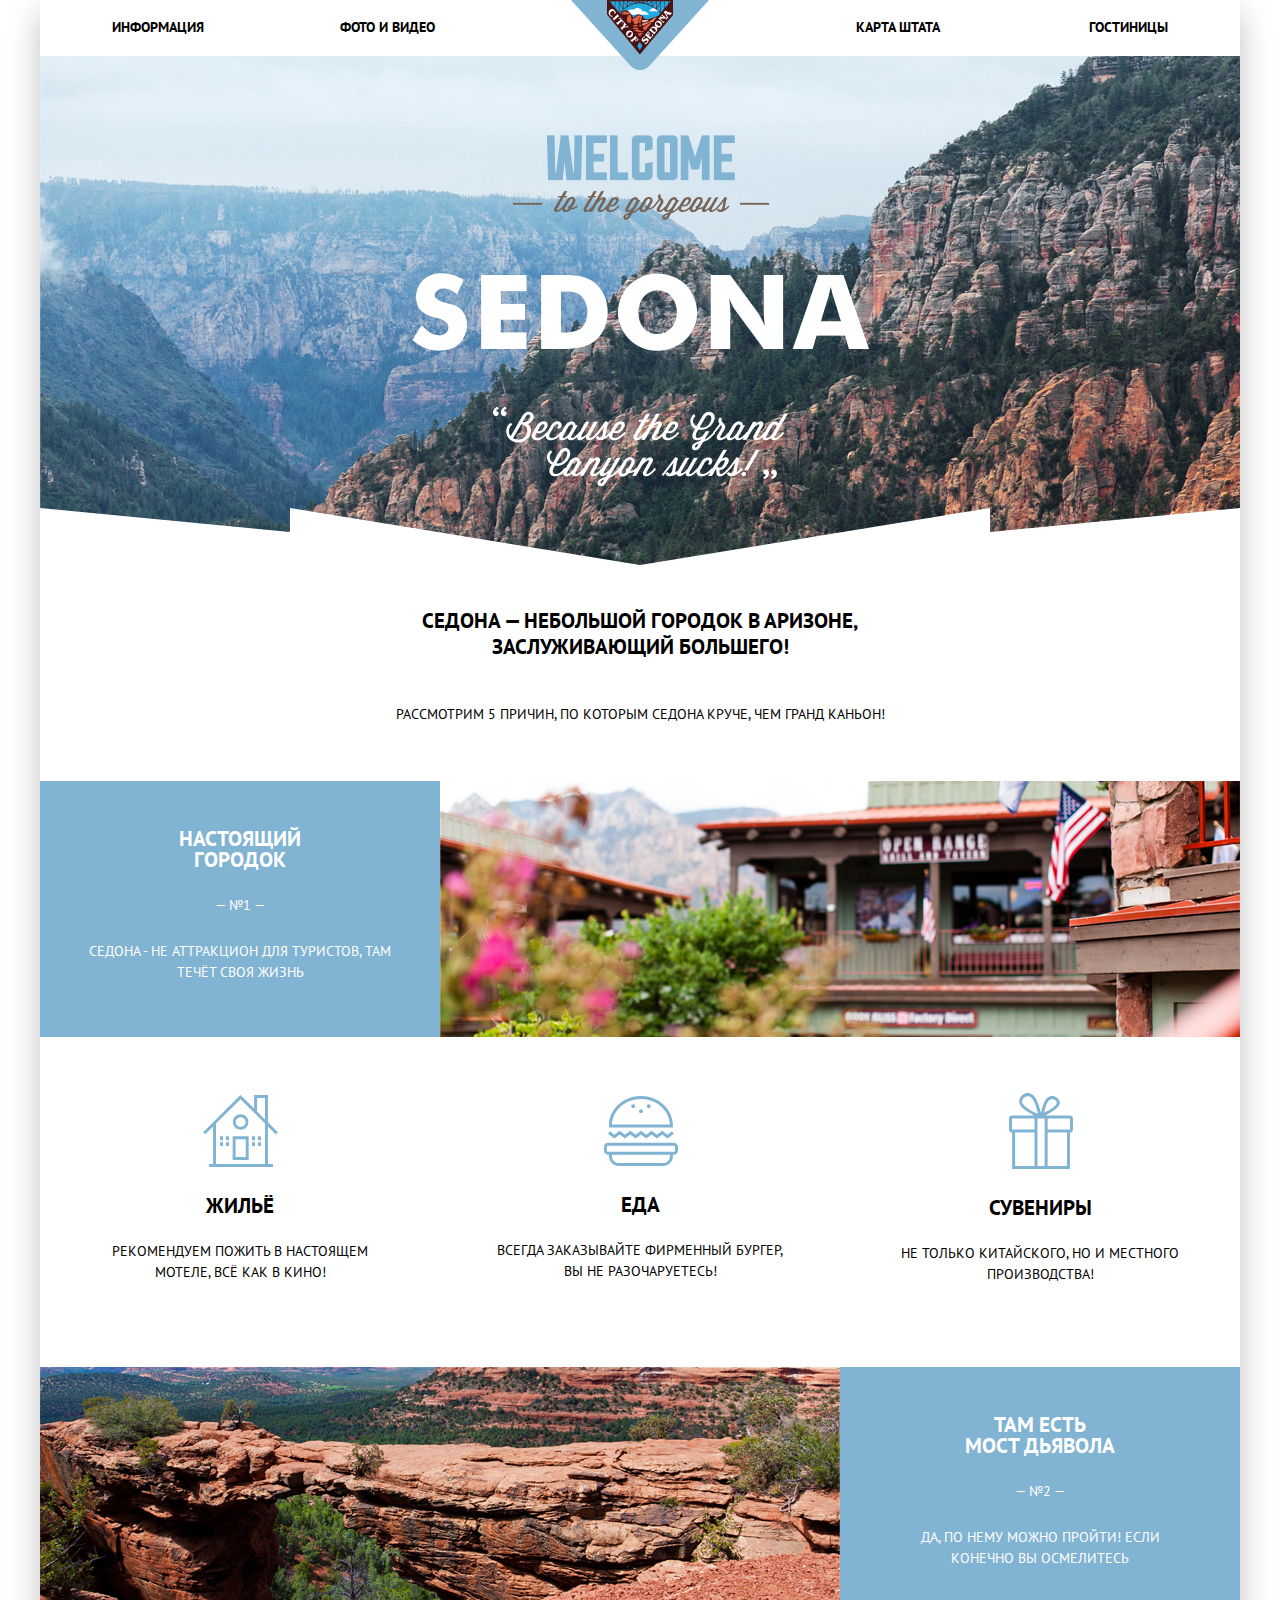
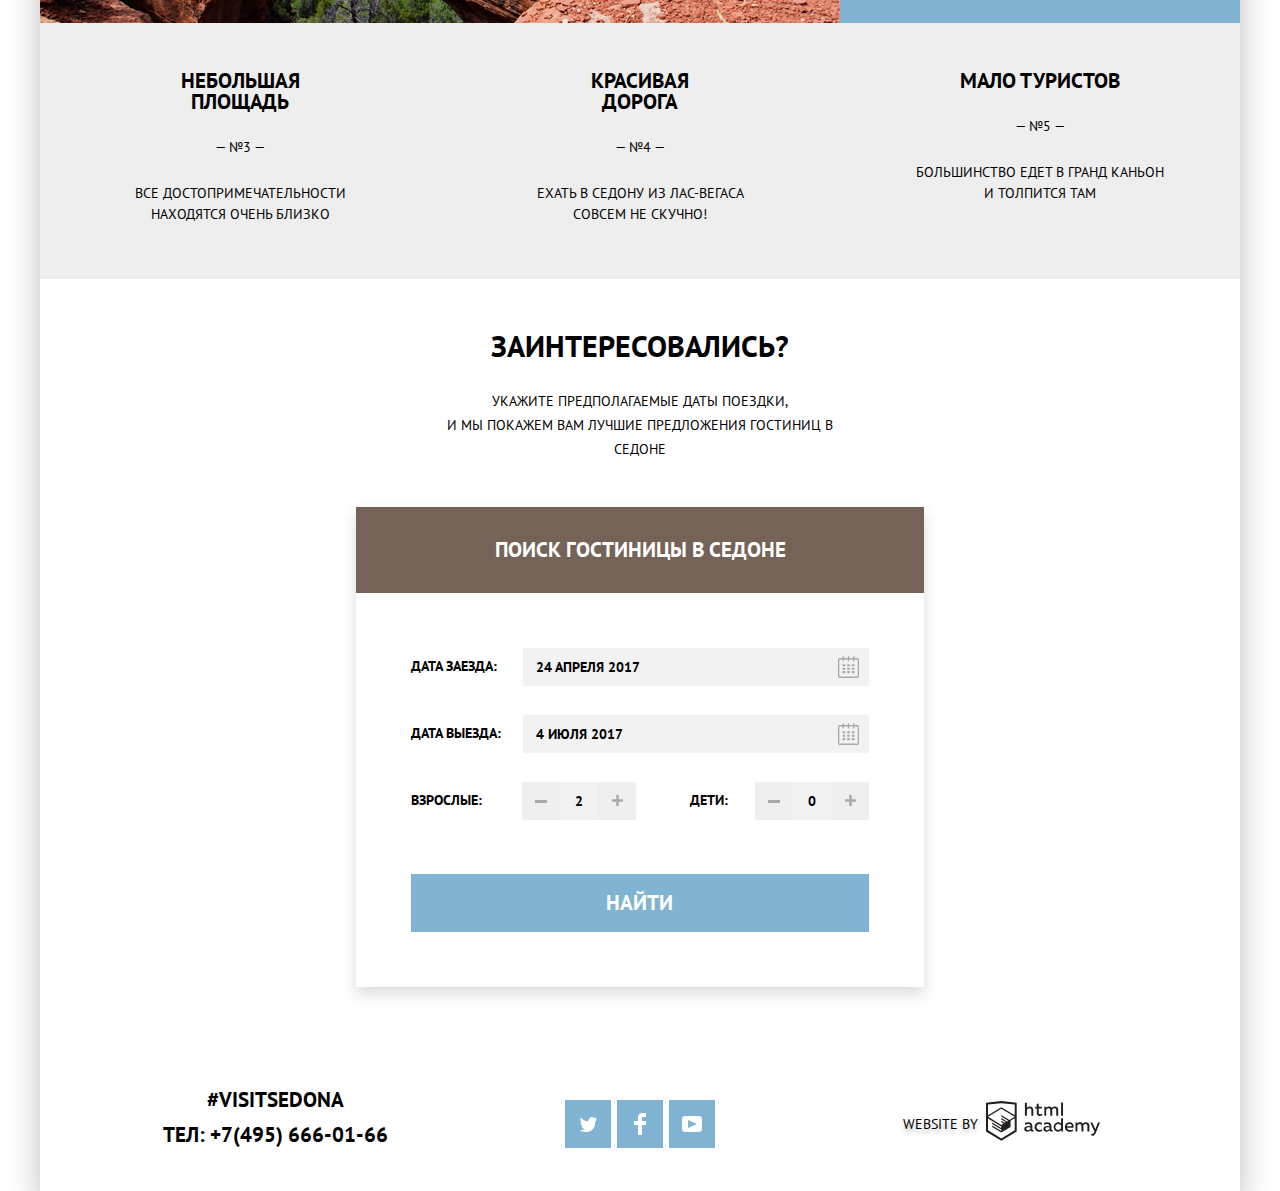
<file: index.html>
<!DOCTYPE html>
<html class="page" lang="ru">
   <head>
      <meta charset="utf-8">
      <title>HTML Academy: Седона</title>
      <link href="https://fonts.googleapis.com/css2?family=PT+Sans:wght@400;700&display=swap" rel="stylesheet">
      <link href="css/normalize.css" rel="stylesheet">
      <link href="css/style.min.css" rel="stylesheet">
   </head>
   <body class="page-body">
      <div class="page-body-wrapper">
         <header class="main-header">
            <nav class="main-navigation">
               <a href="#" class="main-header-logo" aria-label="Логотип туристического города Седона">
               <img src="img/logo.svg" width="138" height="70" alt="Логотип туристического города Седона">
               </a>
               <ul class="site-navigation">
                  <li class="site-navigation-item site-navigation-item-left"> <a href="#"> Информация </a></li>
                  <li class="site-navigation-item site-navigation-item-left"> <a href="#"> Фото и видео </a></li>
                  <li class="site-navigation-item site-navigation-item-right"> <a href="#"> Карта штата </a></li>
                  <li class="site-navigation-item site-navigation-item-right"> <a href="hotels.html"> Гостиницы </a></li>
               </ul>
            </nav>
         </header>
         <main class="page-index container">
            <h1 class="visually-hidden"> Туристический город Седона </h1>
            <section class="image">
               <h2 class="visually-hidden"> Баннер г. Седона </h2>
            </section>
            <section class="subtitle">
               <h2 class="subtitle-title"> Седона &mdash; небольшой городок в Аризоне, заслуживающий большего! </h2>
               <p>Рассмотрим 5 причин, по которым Седона круче, чем Гранд каньон!</p>
            </section>
            <section class="features">
               <h3 class="visually-hidden"> Что есть в Седоне? </h3>
               <ul class="features-list">
                  <li class="feature-item">
                     <div class="feature-item-one">
                        <div class="feature-item-one-content">
                           <h3 class="section-title"> Настоящий городок </h3>
                           <p class="number">&#8212; №1 &#8212;</p>
                           <p>Седона - не аттракцион для туристов, там течёт своя жизнь</p>
                        </div>
                        <img class="feature-item-one-photo" src="img/realcity.jpg" width="800" height="256" alt="Фотография г. Седона">
                     </div>
                     <ul class="tourism-list">
                        <li class="tourism-item">
                           <h3 class="section-title section-title-house"> Жильё </h3>
                           <p>Рекомендуем пожить в настоящем мотеле, всё как в кино!</p>
                        </li>
                        <li class="tourism-item">
                           <h3 class="section-title section-title-food"> Еда </h3>
                           <p>Всегда заказывайте фирменный бургер, Вы не разочаруетесь!</p>
                        </li>
                        <li class="tourism-item">
                           <h3 class="section-title section-title-souvenirs"> Сувениры</h3>
                           <p>Не только китайского, но и местного производства!</p>
                        </li>
                     </ul>
                  </li>
                  <li class="feature-item">
                     <div class="feature-item-two">
                        <div class="feature-item-two-content">
                           <h3 class="section-title"> Там есть <br> мост Дьявола </h3>
                           <p>&#8212; №2 &#8212;</p>
                           <p>Да, по нему можно пройти! Если конечно Вы осмелитесь </p>
                        </div>
                        <img class="feature-item-two-photo" src="img/devilbridge.jpg" width="800" height="256" alt="Фотография моста Дьявола"> 
                     </div>
                  </li>
               </ul>
               <ul class="feature-item-content">
                  <li class="feature-item">
                     <h3 class="section-title">Небольшая площадь</h3>
                     <p>&#8212; №3 &#8212;</p>
                     <p>Все достопримечательности находятся очень близко </p>
                  </li>
                  <li class="feature-item">
                     <h3 class="section-title">Красивая дорога</h3>
                     <p>&#8212; №4 &#8212;</p>
                     <p>Ехать в Седону из Лас-Вегаса совсем не скучно!</p>
                  </li>
                  <li class="feature-item">
                     <h3 class="section-title"> Мало туристов </h3>
                     <p>&#8212; №5 &#8212;</p>
                     <p>Большинство едет в Гранд каньон<br> и толпится там</p>
                  </li>
               </ul>
            </section>
            <section class="application">
               <h2 class="application-title"> Заинтересовались?</h2>
               <p> Укажите предполагаемые даты поездки, <br> и мы покажем Вам лучшие предложения гостиниц в Седоне </p>
            </section>
            <section class="modal-application">
               <div class="modal-application-box">
                  <button class="button modal-application-button">Поиск гостиницы в Седоне</button>
                  <div class="modal-application-search">
                     <form class="appointment-form" action="https://echo.htmlacademy.ru" method="post">
                        <div class="figure-days">
                           <label for="check-in-date">Дата заезда:</label>
                           <div class="window-metrics">
                              <input id="check-in-date" type="text" name="date" value="24 апреля 2017"> 
                              <a class="calendar" href="#" aria-label="Иконка Календарь">
                                 <svg width="21" height="23" viewBox="0 0 21 23" fill="none" xmlns="http://www.w3.org/2000/svg">
                                    <path fill-rule="evenodd" clip-rule="evenodd" d="M16.406 3.02498H19.251C20.217 3.02498 21 3.84698 21 4.86198V21.164C21 22.179 20.217 23 19.251 23H1.75C0.784 23 0 22.179 0 21.164V4.86198C0 3.84698 0.784 3.02498 1.75 3.02498H4.593V1.64798C4.593 1.26698 4.887 0.958984 5.25 0.958984C5.612 0.958984 5.906 1.26698 5.906 1.64798V3.02498H9.844V1.64798C9.844 1.26698 10.138 0.958984 10.501 0.958984C10.862 0.958984 11.156 1.26698 11.156 1.64798V3.02498H15.094V1.64798C15.094 1.26698 15.387 0.958984 15.75 0.958984C16.112 0.958984 16.406 1.26698 16.406 1.64798V3.02498ZM19.5646 21.484C19.6466 21.3979 19.691 21.2828 19.688 21.164H19.689V4.86198C19.689 4.60898 19.493 4.40298 19.252 4.40298H16.407V5.78098C16.407 6.16198 16.113 6.46998 15.751 6.46998C15.388 6.46998 15.095 6.16198 15.095 5.78098V4.40298H11.157V5.78098C11.157 6.16198 10.863 6.46998 10.502 6.46998C10.139 6.46998 9.845 6.16198 9.845 5.78098V4.40298H5.907V5.78098C5.907 6.16198 5.613 6.46998 5.251 6.46998C4.888 6.46998 4.594 6.16198 4.594 5.78098V4.40298H1.75C1.50263 4.40953 1.30696 4.61458 1.312 4.86198V21.164C1.30696 21.4114 1.50263 21.6164 1.75 21.623H19.251C19.3698 21.6201 19.4826 21.5701 19.5646 21.484Z" fill="#A9A9A9"/>
                                    <path fill-rule="evenodd" clip-rule="evenodd" d="M4.59399 9.2251H7.21899V11.2911H4.59399V9.2251ZM4.59399 12.6681H7.21899V14.7351H4.59399V12.6681ZM7.21899 16.1121H4.59399V18.1781H7.21899V16.1121ZM9.18799 16.1121H11.813V18.1781H9.18799V16.1121ZM11.813 12.6681H9.18799V14.7351H11.813V12.6681ZM9.18799 9.2251H11.813V11.2911H9.18799V9.2251ZM16.406 16.1121H13.781V18.1781H16.406V16.1121ZM13.781 12.6681H16.406V14.7351H13.781V12.6681ZM16.406 9.2251H13.781V11.2911H16.406V9.2251Z" fill="#A9A9A9"/>
                                 </svg>
                              </a>
                           </div>
                        </div>
                        <div class="figure-days">
                           <label for="check-out-date">Дата выезда:</label>
                           <div class="window-metrics">
                              <input id="check-out-date" type="text" name="date" value="4 июля 2017">
                              <a class="calendar" href="#" aria-label="Иконка Календарь">
                                 <svg width="21" height="23" viewBox="0 0 21 23" fill="none" xmlns="http://www.w3.org/2000/svg">
                                    <path fill-rule="evenodd" clip-rule="evenodd" d="M16.406 3.02498H19.251C20.217 3.02498 21 3.84698 21 4.86198V21.164C21 22.179 20.217 23 19.251 23H1.75C0.784 23 0 22.179 0 21.164V4.86198C0 3.84698 0.784 3.02498 1.75 3.02498H4.593V1.64798C4.593 1.26698 4.887 0.958984 5.25 0.958984C5.612 0.958984 5.906 1.26698 5.906 1.64798V3.02498H9.844V1.64798C9.844 1.26698 10.138 0.958984 10.501 0.958984C10.862 0.958984 11.156 1.26698 11.156 1.64798V3.02498H15.094V1.64798C15.094 1.26698 15.387 0.958984 15.75 0.958984C16.112 0.958984 16.406 1.26698 16.406 1.64798V3.02498ZM19.5646 21.484C19.6466 21.3979 19.691 21.2828 19.688 21.164H19.689V4.86198C19.689 4.60898 19.493 4.40298 19.252 4.40298H16.407V5.78098C16.407 6.16198 16.113 6.46998 15.751 6.46998C15.388 6.46998 15.095 6.16198 15.095 5.78098V4.40298H11.157V5.78098C11.157 6.16198 10.863 6.46998 10.502 6.46998C10.139 6.46998 9.845 6.16198 9.845 5.78098V4.40298H5.907V5.78098C5.907 6.16198 5.613 6.46998 5.251 6.46998C4.888 6.46998 4.594 6.16198 4.594 5.78098V4.40298H1.75C1.50263 4.40953 1.30696 4.61458 1.312 4.86198V21.164C1.30696 21.4114 1.50263 21.6164 1.75 21.623H19.251C19.3698 21.6201 19.4826 21.5701 19.5646 21.484Z" fill="#A9A9A9"/>
                                    <path fill-rule="evenodd" clip-rule="evenodd" d="M4.59399 9.2251H7.21899V11.2911H4.59399V9.2251ZM4.59399 12.6681H7.21899V14.7351H4.59399V12.6681ZM7.21899 16.1121H4.59399V18.1781H7.21899V16.1121ZM9.18799 16.1121H11.813V18.1781H9.18799V16.1121ZM11.813 12.6681H9.18799V14.7351H11.813V12.6681ZM9.18799 9.2251H11.813V11.2911H9.18799V9.2251ZM16.406 16.1121H13.781V18.1781H16.406V16.1121ZM13.781 12.6681H16.406V14.7351H13.781V12.6681ZM16.406 9.2251H13.781V11.2911H16.406V9.2251Z" fill="#A9A9A9"/>
                                 </svg>
                              </a>
                           </div>
                        </div>
                        <div class="figure-people">
                           <div class="figure-adults">
                              <label for="quantity-adults">Взрослые:</label>
                              <div class="figure-person">
                                 <button class="enlarge enlarge-minus" type="button" aria-label="Уменьшить количество">
                                    <svg width="12" height="3" viewBox="0 0 12 3" fill="none" xmlns="http://www.w3.org/2000/svg">
                                       <rect width="12" height="3" fill="#A9A9A9"/>
                                    </svg>
                                 </button>
                                 <input id="quantity-adults" type="number" name="adults" min="1" max="10" step="1" value="2">
                                 <button class="enlarge enlarge-plus" type="button" aria-label="Увеличить количество">
                                    <svg width="11" height="11" viewBox="0 0 11 11" fill="none" xmlns="http://www.w3.org/2000/svg">
                                       <path fill-rule="evenodd" clip-rule="evenodd" d="M4.23086 6.76932V11H6.76932V6.76932H11V4.23086H6.76932V0H4.23085V4.23086H0V6.76932H4.23086Z" fill="#A9A9A9"/>
                                    </svg>
                                 </button>
                              </div>
                           </div>
                           <div class="figure-children">
                              <label for="quantity-children">Дети:</label>
                              <div class="figure-person">
                                 <button class="enlarge enlarge-minus" type="button" aria-label="Уменьшить количество">
                                    <svg width="12" height="3" viewBox="0 0 12 3" fill="none" xmlns="http://www.w3.org/2000/svg">
                                       <rect width="12" height="3" fill="#A9A9A9"/>
                                    </svg>
                                 </button>
                                 <input id="quantity-children" name="children" type="number" min="0" max="10" step="1" value="0">
                                 <button class="enlarge enlarge-plus" type="button" aria-label="Увеличить количество">
                                    <svg width="11" height="11" viewBox="0 0 11 11" fill="none" xmlns="http://www.w3.org/2000/svg">
                                       <path fill-rule="evenodd" clip-rule="evenodd" d="M4.23086 6.76932V11H6.76932V6.76932H11V4.23086H6.76932V0H4.23085V4.23086H0V6.76932H4.23086Z" fill="#A9A9A9"/>
                                    </svg>
                                 </button>
                              </div>
                           </div>
                        </div>
                        <div class="modal-search">
                           <button class="button-search button" type="submit">Найти</button>
                        </div>
                     </form>
                  </div>
               </div>
               <div class="map">
                  <h3 class="visually-hidden"> Карта г. Седоны </h3>
                  <!--<img src="img/map.jpg" width="1199" height="594" alt="г. Седона на карте"> -->
                  <iframe src="https://www.google.com/maps/embed?pb=!1m18!1m12!1m3!1d743908.2446074283!2d-112.1090081260317!3d34.8780721109105!2m3!1f0!2f0!3f0!3m2!1i1024!2i768!4f13.1!3m3!1m2!1s0x872da132f942b00d%3A0x5548c523fa6c8efd!2z0KHQtdC00L7QvdCwLCDQkNGA0LjQt9C-0L3QsCA4NjMzNiwg0KHQqNCQ!5e0!3m2!1sru!2sru!4v1605470332076!5m2!1sru!2sru" width="1199" height="594" frameborder="0" style="border:0;" allowfullscreen  title="г. Седона на карте" aria-hidden="false" tabindex="0"></iframe>
               </div>
            </section>
         </main>
         <footer class="page-footer-one page-footer main-footer">
            <div class="footer-container">
               <section class="footer-contacts">
                  <h2 class="visually-hidden"> Наши контакты </h2>
                  <p>#VISITSEDONA</p>
                  <p> тел: <a class="contacts-phone" href="tel:+74956660166">+7(495) 666-01-66</a></p>
               </section>
               <section class="footer-social">
                  <h2 class="visually-hidden"> Мы с соц. сетях </h2>
                  <ul>
                     <li>
                        <a class="social-button" href="#">
                           <span class="visually-hidden">Твиттер</span>
                           <svg role="img" aria-label="Логотип Твиттер" width="17" height="17" viewBox="0 0 17 17" fill="none" xmlns="http://www.w3.org/2000/svg">
                              <path d="M10.95 1.14409C12.635 0.648089 13.934 1.41409 14.527 2.32309C15.2 2.09209 15.858 1.84209 16.538 1.61509C16.5249 2.30145 16.2117 2.94761 15.681 3.38309C16.366 3.55309 16.985 2.89209 16.985 2.89209C16.816 3.89209 15.979 4.68009 15.422 4.91609C15.191 11.6661 12.247 16.1331 5.34498 15.9981H4.89898C4.48898 15.9981 0.734977 15.5381 0.000976562 14.1111C2.27198 14.3071 3.89398 13.6891 4.69398 12.9341C3.73398 12.6341 2.01498 12.4571 1.71498 9.98409C2.06398 10.0901 2.27898 10.2121 2.90498 10.1031C1.70498 9.24709 0.373977 8.53009 0.447977 6.33009C0.732977 6.65809 1.51498 6.86609 1.78798 6.80209C1.08498 6.56109 -0.182023 3.44209 0.893977 1.85009C2.71198 3.70409 4.62898 5.45609 8.04598 5.62309C8.25398 3.33009 9.18298 1.79309 10.95 1.14409Z" fill="white"/>
                           </svg>
                        </a>
                     </li>
                     <li>
                        <a class="social-button" href="#">
                           <span class="visually-hidden">Фейсбук</span>
                           <svg role="img" aria-label="Логотип Фейсбук" width="12" height="22" viewBox="0 0 12 22" fill="none" xmlns="http://www.w3.org/2000/svg">
                              <path d="M12 4V0H8C5.79086 0 4 1.79086 4 4V8H0V12H4V22H8V12H12V8H8V4H12Z" fill="white"/>
                           </svg>
                        </a>
                     </li>
                     <li>
                        <a class="social-button" href="#">
                           <span class="visually-hidden">YouTube</span>
                           <svg role="img" aria-label="Логотип YouTube" width="20" height="16" viewBox="0 0 20 16" fill="none" xmlns="http://www.w3.org/2000/svg">
                              <path fill-rule="evenodd" clip-rule="evenodd" d="M3 0H17C18.65 0 20 1.35 20 3V13C20 14.65 18.65 16 17 16H3C1.35 16 0 14.65 0 13V3C0 1.35 1.35 0 3 0ZM6.027 4.002V11.998L15.014 8L6.027 4.002Z" fill="white"/>
                           </svg>
                        </a>
                     </li>
                  </ul>
               </section>
               <section class="footer-copyright">
                  <h2 class="visually-hidden"> Разработано </h2>
                  <p class="footer-copyright-text"> WEBSITE BY </p>
                  <a class="copyright" href="href=https://htmlacademy.ru/intensive/htmlcss" aria-label="Сайт HTML academy">
                     <svg role="img" aria-label="Логотип HTML academy" width="115" height="41" viewBox="0 0 115 41" fill="none" xmlns="http://www.w3.org/2000/svg">
                        <path fill-rule="evenodd" clip-rule="evenodd" d="M15.5197 1.05737H15.3509L0 2.71895V31.4945L15.3509 40.8382L30.7018 31.4945V2.71895L15.5197 1.05737ZM77.0183 2.62185H75.0876V15.7311H77.0183V2.62185ZM40.8619 2.63264V7.76843C41.6131 6.9864 42.6386 6.5436 43.7105 6.53843C44.6823 6.47908 45.6329 6.84495 46.3253 7.54479C47.0177 8.24462 47.3866 9.21244 47.3399 10.2068V15.7634H45.367V10.4658C45.4231 9.94897 45.2754 9.43059 44.9566 9.02553C44.6377 8.62047 44.174 8.36218 43.6683 8.3079H43.3518C42.3456 8.36979 41.4321 8.9295 40.9041 9.80764V15.7634H38.8995V2.63264H40.8619ZM77.0183 31.4837H75.2775V30.0595C74.4828 31.1353 73.23 31.7538 71.9119 31.7211C69.4751 31.5528 67.5825 29.4822 67.5825 26.9845C67.5825 24.4867 69.4751 22.4162 71.9119 22.2479C73.1195 22.2052 74.2818 22.7203 75.0771 23.6505V18.3205H77.0183V31.4837ZM47.0656 30.0595C47.263 30.0515 47.4583 30.0152 47.6459 29.9516V31.3866C47.2482 31.5404 46.826 31.6172 46.4009 31.6132C45.6482 31.6769 44.9394 31.2429 44.639 30.5342C43.7036 31.31 42.5302 31.7227 41.3261 31.6995C39.733 31.6995 38.256 30.804 38.256 28.9482C38.256 26.65 40.3661 25.9379 42.1702 25.9379C42.9402 25.9505 43.707 26.0408 44.4596 26.2076V25.884C44.4596 24.805 43.6578 23.9742 42.1491 23.9742C41.0585 23.9764 39.9804 24.2116 38.9839 24.6647V22.8305C40.0678 22.451 41.204 22.2506 42.3495 22.2371C44.8394 22.2371 46.3693 23.4455 46.3693 26.1753V29.4121C46.3546 29.5668 46.401 29.721 46.4981 29.8406C46.5951 29.9601 46.7349 30.035 46.8862 30.0487H47.0656V30.0595ZM40.2711 28.8403C40.298 29.229 40.4761 29.5905 40.7655 29.844C41.055 30.0974 41.4317 30.2217 41.8115 30.189H41.9275C42.8819 30.1906 43.7973 29.8022 44.4702 29.11V27.5779C43.842 27.4414 43.2026 27.3655 42.5605 27.3513C41.5055 27.3513 40.2817 27.7074 40.2817 28.8403H40.2711ZM56.0229 22.9384C55.1962 22.4632 54.2596 22.2246 53.3115 22.2479H52.9422C51.7332 22.2873 50.5891 22.8166 49.7619 23.7192C48.9347 24.6218 48.4923 25.8236 48.5321 27.06V27.5024C48.6957 30.0004 50.805 31.8921 53.2482 31.7318C54.2519 31.7555 55.2477 31.5452 56.1601 31.1168V29.2718C55.3769 29.7215 54.4945 29.9591 53.5963 29.9624C52.5199 30.0288 51.4963 29.4793 50.9385 28.5356C50.3806 27.5918 50.3806 26.4095 50.9385 25.4658C51.4963 24.522 52.5199 23.9725 53.5963 24.039C54.461 24.0357 55.3066 24.2989 56.0229 24.7942V22.9384ZM66.1514 30.0595C66.3488 30.0515 66.5441 30.0152 66.7317 29.9516V31.3866C66.334 31.5404 65.9118 31.6172 65.4867 31.6132C64.734 31.6769 64.0252 31.2429 63.7248 30.5342C62.7894 31.31 61.616 31.7227 60.4119 31.6995C58.8188 31.6995 57.3417 30.804 57.3417 28.9482C57.3417 26.65 59.4518 25.9379 61.256 25.9379C62.0259 25.9505 62.7928 26.0408 63.5454 26.2076V25.884C63.5454 24.805 62.7436 23.9742 61.2349 23.9742C60.1443 23.9764 59.0662 24.2116 58.0697 24.6647V22.8305C59.1536 22.451 60.2897 22.2506 61.4353 22.2371C63.9252 22.2371 65.455 23.4455 65.455 26.1753V29.4121C65.4404 29.5668 65.4868 29.721 65.5838 29.8406C65.6809 29.9601 65.8207 30.035 65.972 30.0487H66.1514V30.0595ZM59.855 29.8481C59.5632 29.5943 59.3837 29.2311 59.3569 28.8403H59.378C59.378 27.7074 60.5385 27.3513 61.6569 27.3513C62.299 27.3655 62.9383 27.4414 63.5665 27.5779V29.11C62.8937 29.8022 61.9782 30.1906 61.0239 30.189H60.9078C60.5263 30.2247 60.1469 30.1019 59.855 29.8481ZM69.3271 26.9305C69.3271 25.2859 70.6308 23.9526 72.239 23.9526L72.2601 24.0066C73.4742 24.0066 74.5742 24.7382 75.0665 25.8732V28.0311C74.5856 29.1871 73.4673 29.9296 72.239 29.9084C70.6308 29.9084 69.3271 28.5752 69.3271 26.9305ZM83.3486 22.2479C86.8408 22.2479 88.0541 25.1395 87.4844 27.7397H80.922C81.1436 29.3582 82.6839 30.0163 84.2876 30.0163C85.2509 30.0196 86.2027 29.8021 87.0729 29.3797V31.1061C86.0736 31.5421 84.9939 31.7519 83.9078 31.7211C81.2385 31.7211 78.8963 30.189 78.8963 26.9521C78.8362 25.7502 79.2482 24.5736 80.0408 23.6841C80.8334 22.7945 81.9408 22.2658 83.1165 22.2155H83.3486V22.2479ZM80.8693 26.1753C80.9704 24.8237 82.1216 23.8104 83.4436 23.9095H83.4858C84.1064 23.8531 84.7196 24.08 85.1612 24.5295C85.6028 24.979 85.8275 25.6051 85.7752 26.24H80.8693V26.1753ZM89.489 31.4621V22.4961H91.2298V23.575C91.9777 22.7197 93.041 22.2229 94.1628 22.2047C95.2951 22.1328 96.3712 22.7163 96.9482 23.7153C97.7407 22.8335 98.8477 22.3161 100.018 22.2803C100.952 22.2327 101.859 22.6011 102.507 23.2901C103.154 23.9792 103.478 24.9213 103.394 25.8732V31.4837H101.39V25.9271C101.437 25.4734 101.306 25.0191 101.024 24.6647C100.743 24.3104 100.336 24.0852 99.8917 24.039H99.6174C98.7512 24.0941 97.9525 24.536 97.4335 25.2474V31.4837H95.4289V25.9271C95.4728 25.47 95.3357 25.0139 95.0481 24.6611C94.7606 24.3082 94.3467 24.088 93.8991 24.0497H93.6881C92.7466 24.1344 91.8915 24.6449 91.3564 25.4416V31.5161H89.5312L89.489 31.4621ZM113.977 22.4745H111.972L109.324 29.2718L106.306 22.4853H104.196L108.417 31.5484L108.237 32.0016C107.72 33.3611 107.003 34.0516 106.053 34.0516C105.75 34.0548 105.447 34.0112 105.156 33.9221V35.6161C105.536 35.7125 105.926 35.7632 106.317 35.7671C107.646 35.7671 108.902 35.0226 109.851 32.6813L113.977 22.4745ZM52.689 6.78658V3.54974L50.7266 4.01369V6.73264H49.144V8.49132H50.7899V12.9905C50.7231 13.817 51.0244 14.6301 51.61 15.2038C52.1955 15.7775 53.0028 16.0505 53.8073 15.9468C54.5996 15.9535 55.3875 15.8259 56.139 15.5692V13.8429C55.5727 14.0781 54.9672 14.199 54.356 14.199C53.2165 14.199 52.689 13.8105 52.689 12.6237V8.5129H55.8541V6.78658H52.689ZM58.3862 15.7526V6.75421H60.1376V7.83316C60.8811 6.97655 61.9403 6.476 63.0601 6.45211C64.1624 6.38099 65.2146 6.93142 65.8032 7.88711C66.5958 7.00534 67.7028 6.48794 68.8734 6.45211C69.8138 6.41462 70.7233 6.79859 71.364 7.50353C72.0046 8.20846 72.3126 9.16418 72.2073 10.1205V15.7418H70.2028V10.1853C70.2499 9.73151 70.1184 9.27721 69.8373 8.92287C69.5561 8.56853 69.1485 8.34334 68.7046 8.29711H68.4619C67.5957 8.35228 66.797 8.7942 66.278 9.50553V15.7418H64.2734V10.1853C64.3206 9.73151 64.1891 9.27721 63.9079 8.92287C63.6268 8.56853 63.2191 8.34334 62.7752 8.29711H62.5326C61.5911 8.38181 60.736 8.89229 60.2009 9.68895V15.7634H58.3862V15.7526ZM28.6972 30.3033L28.7078 30.2968L28.6972 30.3184V30.3033ZM28.6972 18.3205V30.3033L15.3509 38.4321L2.00459 30.3184V18.5147L15.2876 26.6068V28.0311L6.18257 22.5284V23.9418L15.3404 29.5632V31.0629L6.19312 25.4955V26.9521L15.3509 32.5734L24.5826 26.9197V20.8129L28.6972 18.3205ZM28.7078 16.7776L25.0362 18.9355L23.3482 20.0145L15.3087 15.0837V16.4971L22.156 20.7266L22.0083 20.8237L20.9532 21.4063L15.2876 17.9537V19.3995L19.761 22.1184L18.706 22.8413L15.3298 20.7913V22.2047L17.5454 23.5426L15.2982 24.9021L2.11009 16.864L15.3087 8.72869L28.7078 16.7776ZM15.2876 7.27211L28.7078 15.3534V4.56395L15.3615 3.12895L2.01514 4.56395V15.3534L15.2876 7.27211Z" fill="#231F20"/>
                     </svg>
                  </a>
               </section>
            </div>
         </footer>
      </div>
   </body>
</html>
</file>
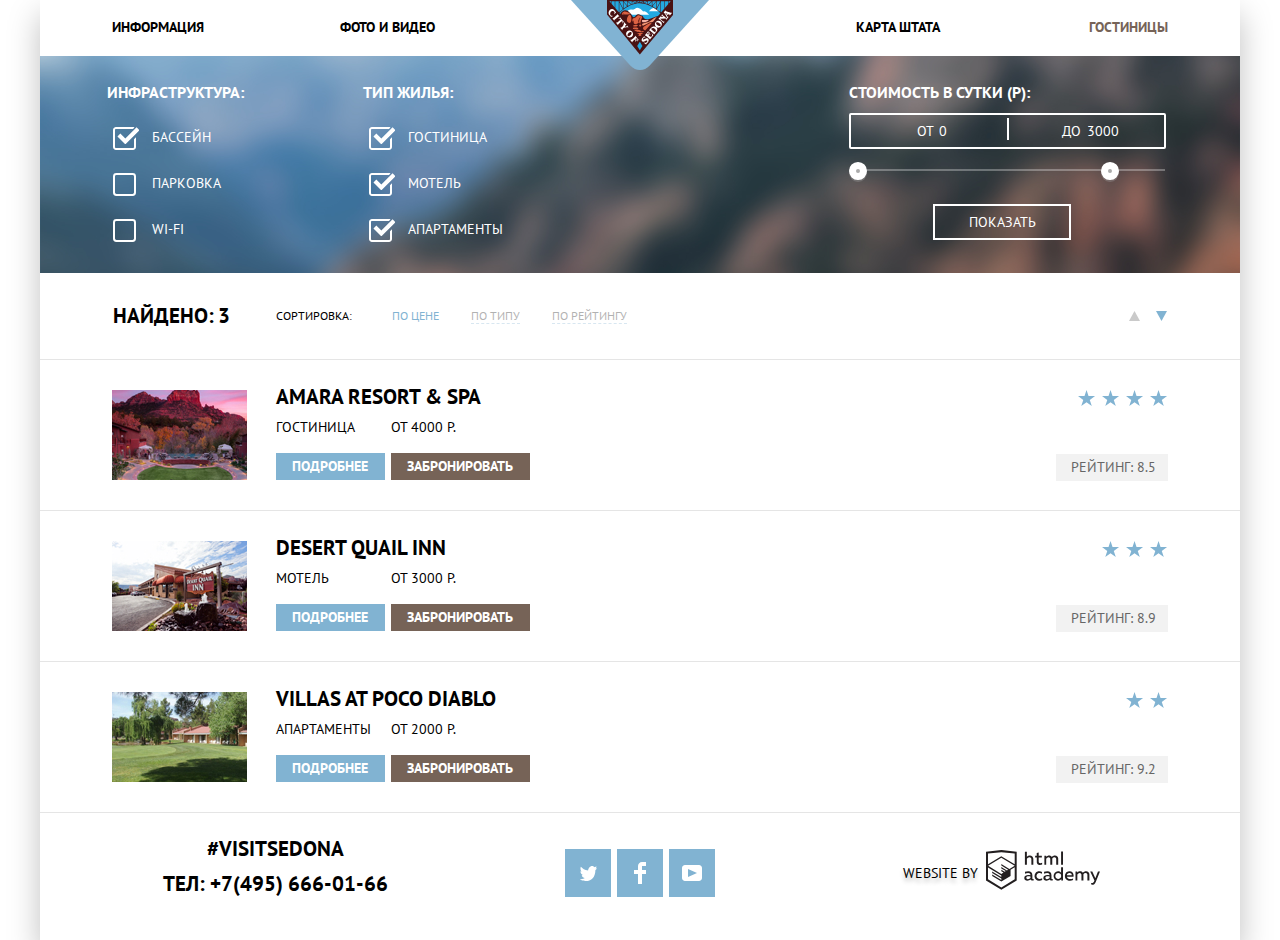
<file: hotels.html>
<!DOCTYPE html>
<html class="page" lang="ru">
   <head>
      <meta charset="utf-8">
      <title>HTML Academy: Седона</title>
      <link href="https://fonts.googleapis.com/css2?family=PT+Sans:wght@400;700&display=swap" rel="stylesheet">
      <link href="css/normalize.css" rel="stylesheet">
      <link href="css/style.min.css" rel="stylesheet">
   </head>
   <body class="page-body inner-page">
      <div class="page-body-wrapper">
         <header class="main-header">
            <nav class="main-navigation">
               <a class="main-header-logo" href="index.html">
               <img src="img/logo.svg" width="138" height="70" alt="Логотип туристического города Седона">
               </a>
               <ul class="site-navigation">
                  <li class="site-navigation-item site-navigation-item-left"> <a href="#"> Информация </a></li>
                  <li class="site-navigation-item site-navigation-item-left"> <a href="#"> Фото и видео </a></li>
                  <li class="site-navigation-item site-navigation-item-right"> <a href="#"> Карта штата </a></li>
                  <li class="site-navigation-item-right site-navigation-item-hotels"> <a href="#"> Гостиницы </a></li>
               </ul>
            </nav>
         </header>
         <main class="page-hotels container">
            <div class="filter-search-bar">
               <section class="filter-search">
                  <h2 class="visually-hidden">Фильтр для поиска жилья </h2>
                  <form class="filter" method="get" action="https://echo.htmlacademy.ru">
                     <fieldset class="filter-criterias filter-criterias-infrastructure">
                        <legend> Инфраструктура:</legend>
                        <ul class="filter-list">
                           <li class="filter-option">
                              <input class="visually-hidden filter-input-checkbox" type="checkbox" name="pool" id="pool" checked>
                              <label for="pool">Бассейн</label>
                           </li>
                           <li class="filter-option">
                              <input class="visually-hidden filter-input-checkbox" type="checkbox" name="park" id="park">
                              <label for="park">Парковка </label>
                           </li>
                           <li class="filter-option">
                              <input class="visually-hidden filter-input-checkbox" type="checkbox" name="internet" id="internet">
                              <label for="internet"> WI-FI </label>
                           </li>
                        </ul>
                     </fieldset>
                     <fieldset class="filter-criterias filter-criterias-house">
                        <legend> Тип жилья:</legend>
                        <ul class="filter-list">
                           <li class="filter-option">
                              <input class="visually-hidden filter-input-checkbox" type="checkbox" name="hotel" id="hotel" checked>
                              <label for="hotel">Гостиница</label>
                           </li>
                           <li class="filter-option">
                              <input class="visually-hidden filter-input-checkbox" type="checkbox" name="motel" id="motel" checked>
                              <label for="motel">Мотель</label>
                           </li>
                           <li class="filter-option">
                              <input class="visually-hidden filter-input-checkbox" type="checkbox" name="apartments" id="apartments" checked>
                              <label for="apartments"> Апартаменты</label>
                           </li>
                        </ul>
                     </fieldset>
                     <fieldset class="filter-criterias-price">
                        <legend> Стоимость в сутки (Р):</legend>
                        <div class="range-filter">
                           <div class="price-controls">
                              <div class="min-price-from">
                                 <label for="min-price"> от </label>
                                 <input class="min-price" name="min-price" type="number" id="min-price" value="0">
                              </div>
                              <div class="max-price-to">
                                 <label for="max-price"> до </label>
                                 <input class="max-price" name="max-price" type="number" id="max-price" value="3000"> 
                              </div>
                           </div>
                           <div class="range-controls">
                              <div class="scale">
                                 <div class="bar"></div>
                              </div>
                              <div class="toggle toggle-min" tabindex="0"></div>
                              <div class="toggle toggle-max" tabindex="0"></div>
                           </div>
                           <div class="demonstrate-controls">
                              <button type="submit" class="filter-button button">Показать</button>
                           </div>
                        </div>
                     </fieldset>
                  </form>
               </section>
            </div>
            <section class="total-search">
               <h2 class="visually-hidden"> Итоги поиска </h2>
               <div class="sorting-bar">
                  <div class="sorting">
                     <h3> Найдено:&thinsp;3 </h3>
                     <h4> Сортировка: </h4>
                     <ul class="sort-list">
                        <li class="sort-item sort-item-price">По цене</li>
                        <li class="sort-item">
                           <a href="">По типу</a>
                        </li>
                        <li class="sort-item">
                           <a href="">По рейтингу</a>
                        </li>
                     </ul>
                     <div class="arrows">
                        <button class="button-arrow button-arrow-up" type="button" aria-label="По возрастанию" disabled>
                           <svg width="11" height="10" viewBox="0 0 11 10" fill="none" xmlns="http://www.w3.org/2000/svg">
                              <path d="M5.5 0L0 10H11L5.5 0Z" fill="#CACACA"/>
                           </svg>
                        </button>
                        <button class="button-arrow button-arrow-down" type="button" aria-label="По убыванию">
                           <svg width="11" height="10" viewBox="0 0 11 10" fill="none" xmlns="http://www.w3.org/2000/svg">
                              <path d="M5.5 10L0 0H11" fill="#81B3D2"/>
                           </svg>
                        </button>
                     </div>
                  </div>
                  <div class="results-search">
                     <h3 class="visually-hidden"> Найденные варианты </h3>
                     <ul class="hotels">
                        <li class="hotels-list">
                           <div class="hotel-photo"> 
                              <img src="img/amararesort.jpg" width="135" height="90" alt="Фото отеля">
                           </div>
                           <div class="hotel-info">
                              <a class="hotel-name" href="#" aria-label="Название гостиницы">
                                 <h4 class="hotel-title"> AMARA RESORT &#38; SPA</h4>
                              </a>
                              <div class="hotel-reserve">
                                 <div class="hotel-type">
                                    <p class="hotel-class"> Гостиница </p>
                                    <a class="hotel-link hotel-link-details" href="#">Подробнее</a>
                                 </div>
                                 <div class="hotel-booking">
                                    <p class="hotel-class"> от 4000 Р.</p>
                                    <a class="hotel-link hotel-link-booking" href="#"> Забронировать</a>
                                 </div>
                              </div>
                           </div>
                           <div class="hotel-prestige">
                              <ul class="stars">
                                 <li> <img src="img/star.svg" width="18" height="17" alt="Звезда"></li>
                                 <li> <img src="img/star.svg" width="18" height="17" alt="Звезда"></li>
                                 <li> <img src="img/star.svg" width="18" height="17" alt="Звезда"></li>
                                 <li> <img src="img/star.svg" width="18" height="17" alt="Звезда"></li>
                              </ul>
                              <p class="rating"> Рейтинг: 8.5 </p>
                           </div>
                        </li>
                        <li class="hotels-list">
                           <div class="hotel-photo"> 
                              <img src="img/deserthotel.jpg" width="135" height="90" alt="Фото отеля">
                           </div>
                           <div class="hotel-info">
                              <a class="hotel-name" href="#" aria-label="Название гостиницы">
                                 <h4 class="hotel-title"> DESERT QUAIL INN</h4>
                              </a>
                              <div class="hotel-reserve">
                                 <div class="hotel-type">
                                    <p class="hotel-class">Мотель</p>
                                    <a class="hotel-link hotel-link-details" href="#">Подробнее</a>
                                 </div>
                                 <div class="hotel-booking">
                                    <p class="hotel-class">от 3000 Р.</p>
                                    <a class="hotel-link hotel-link-booking" href="#"> Забронировать</a>
                                 </div>
                              </div>
                           </div>
                           <div class="hotel-prestige">
                              <ul class="stars">
                                 <li> <img src="img/star.svg" width="18" height="17" alt="Звезда"></li>
                                 <li> <img src="img/star.svg" width="18" height="17" alt="Звезда"></li>
                                 <li> <img src="img/star.svg" width="18" height="17" alt="Звезда"></li>
                              </ul>
                              <p class="rating">Рейтинг: 8.9 </p>
                           </div>
                        </li>
                        <li class="hotels-list">
                           <div class="hotel-photo"> 
                              <img src="img/villasatpocodeablo.jpg" width="135" height="90" alt="Фото отеля">
                           </div>
                           <div class="hotel-info">
                              <a class="hotel-name" href="#" aria-label="Название гостиницы">
                                 <h4 class="hotel-title"> VILLAS AT POCO DIABLO</h4>
                              </a>
                              <div class="hotel-reserve">
                                 <div class="hotel-type">
                                    <p class="hotel-class"> Апартаменты </p>
                                    <a class="hotel-link hotel-link-details" href="#">Подробнее</a>
                                 </div>
                                 <div class="hotel-booking">
                                    <p class="hotel-class"> от 2000 Р.</p>
                                    <a class="hotel-link hotel-link-booking" href="#"> Забронировать</a>
                                 </div>
                              </div>
                           </div>
                           <div class="hotel-prestige">
                              <ul class="stars">
                                 <li> <img src="img/star.svg" width="18" height="17" alt="Звезда"></li>
                                 <li> <img src="img/star.svg" width="18" height="17" alt="Звезда"></li>
                              </ul>
                              <p class="rating">Рейтинг: 9.2 </p>
                           </div>
                        </li>
                     </ul>
                  </div>
               </div>
            </section>
         </main>
         <footer class="page-footer main-footer">
            <div class="footer-container">
               <section class="footer-contacts">
                  <h2 class="visually-hidden"> Наши контакты </h2>
                  <p>#VISITSEDONA</p>
                  <p> тел: <a class="contacts-phone" href="tel:+74956660166">+7(495) 666-01-66</a></p>
               </section>
               <section class="footer-social">
                  <h2 class="visually-hidden"> Мы с соц. сетях </h2>
                  <ul>
                     <li>
                        <a class="social-button" href="#">
                           <span class="visually-hidden">Твиттер</span>
                           <svg role="img" aria-label="Логотип Твиттер" width="17" height="17" viewBox="0 0 17 17" fill="none" xmlns="http://www.w3.org/2000/svg">
                              <path d="M10.95 1.14409C12.635 0.648089 13.934 1.41409 14.527 2.32309C15.2 2.09209 15.858 1.84209 16.538 1.61509C16.5249 2.30145 16.2117 2.94761 15.681 3.38309C16.366 3.55309 16.985 2.89209 16.985 2.89209C16.816 3.89209 15.979 4.68009 15.422 4.91609C15.191 11.6661 12.247 16.1331 5.34498 15.9981H4.89898C4.48898 15.9981 0.734977 15.5381 0.000976562 14.1111C2.27198 14.3071 3.89398 13.6891 4.69398 12.9341C3.73398 12.6341 2.01498 12.4571 1.71498 9.98409C2.06398 10.0901 2.27898 10.2121 2.90498 10.1031C1.70498 9.24709 0.373977 8.53009 0.447977 6.33009C0.732977 6.65809 1.51498 6.86609 1.78798 6.80209C1.08498 6.56109 -0.182023 3.44209 0.893977 1.85009C2.71198 3.70409 4.62898 5.45609 8.04598 5.62309C8.25398 3.33009 9.18298 1.79309 10.95 1.14409Z" fill="white"/>
                           </svg>
                        </a>
                     </li>
                     <li>
                        <a class="social-button" href="#">
                           <span class="visually-hidden">Фейсбук</span>
                           <svg role="img" aria-label="Логотип Фейсбук" width="12" height="22" viewBox="0 0 12 22" fill="none" xmlns="http://www.w3.org/2000/svg">
                              <path d="M12 4V0H8C5.79086 0 4 1.79086 4 4V8H0V12H4V22H8V12H12V8H8V4H12Z" fill="white"/>
                           </svg>
                        </a>
                     </li>
                     <li>
                        <a class="social-button" href="#">
                           <span class="visually-hidden">YouTube</span>
                           <svg role="img" aria-label="Логотип YouTube" width="20" height="16" viewBox="0 0 20 16" fill="none" xmlns="http://www.w3.org/2000/svg">
                              <path fill-rule="evenodd" clip-rule="evenodd" d="M3 0H17C18.65 0 20 1.35 20 3V13C20 14.65 18.65 16 17 16H3C1.35 16 0 14.65 0 13V3C0 1.35 1.35 0 3 0ZM6.027 4.002V11.998L15.014 8L6.027 4.002Z" fill="white"/>
                           </svg>
                        </a>
                     </li>
                  </ul>
               </section>
               <section class="footer-copyright">
                  <h2 class="visually-hidden"> Разработано </h2>
                  <p class="footer-copyright-text"> WEBSITE BY </p>
                  <a class="copyright" href="href=https://htmlacademy.ru/intensive/htmlcss" aria-label="Сайт HTML academy">
                     <svg role="img" aria-label="Логотип HTML academy" width="115" height="41" viewBox="0 0 115 41" fill="none" xmlns="http://www.w3.org/2000/svg">
                        <path fill-rule="evenodd" clip-rule="evenodd" d="M15.5197 1.05737H15.3509L0 2.71895V31.4945L15.3509 40.8382L30.7018 31.4945V2.71895L15.5197 1.05737ZM77.0183 2.62185H75.0876V15.7311H77.0183V2.62185ZM40.8619 2.63264V7.76843C41.6131 6.9864 42.6386 6.5436 43.7105 6.53843C44.6823 6.47908 45.6329 6.84495 46.3253 7.54479C47.0177 8.24462 47.3866 9.21244 47.3399 10.2068V15.7634H45.367V10.4658C45.4231 9.94897 45.2754 9.43059 44.9566 9.02553C44.6377 8.62047 44.174 8.36218 43.6683 8.3079H43.3518C42.3456 8.36979 41.4321 8.9295 40.9041 9.80764V15.7634H38.8995V2.63264H40.8619ZM77.0183 31.4837H75.2775V30.0595C74.4828 31.1353 73.23 31.7538 71.9119 31.7211C69.4751 31.5528 67.5825 29.4822 67.5825 26.9845C67.5825 24.4867 69.4751 22.4162 71.9119 22.2479C73.1195 22.2052 74.2818 22.7203 75.0771 23.6505V18.3205H77.0183V31.4837ZM47.0656 30.0595C47.263 30.0515 47.4583 30.0152 47.6459 29.9516V31.3866C47.2482 31.5404 46.826 31.6172 46.4009 31.6132C45.6482 31.6769 44.9394 31.2429 44.639 30.5342C43.7036 31.31 42.5302 31.7227 41.3261 31.6995C39.733 31.6995 38.256 30.804 38.256 28.9482C38.256 26.65 40.3661 25.9379 42.1702 25.9379C42.9402 25.9505 43.707 26.0408 44.4596 26.2076V25.884C44.4596 24.805 43.6578 23.9742 42.1491 23.9742C41.0585 23.9764 39.9804 24.2116 38.9839 24.6647V22.8305C40.0678 22.451 41.204 22.2506 42.3495 22.2371C44.8394 22.2371 46.3693 23.4455 46.3693 26.1753V29.4121C46.3546 29.5668 46.401 29.721 46.4981 29.8406C46.5951 29.9601 46.7349 30.035 46.8862 30.0487H47.0656V30.0595ZM40.2711 28.8403C40.298 29.229 40.4761 29.5905 40.7655 29.844C41.055 30.0974 41.4317 30.2217 41.8115 30.189H41.9275C42.8819 30.1906 43.7973 29.8022 44.4702 29.11V27.5779C43.842 27.4414 43.2026 27.3655 42.5605 27.3513C41.5055 27.3513 40.2817 27.7074 40.2817 28.8403H40.2711ZM56.0229 22.9384C55.1962 22.4632 54.2596 22.2246 53.3115 22.2479H52.9422C51.7332 22.2873 50.5891 22.8166 49.7619 23.7192C48.9347 24.6218 48.4923 25.8236 48.5321 27.06V27.5024C48.6957 30.0004 50.805 31.8921 53.2482 31.7318C54.2519 31.7555 55.2477 31.5452 56.1601 31.1168V29.2718C55.3769 29.7215 54.4945 29.9591 53.5963 29.9624C52.5199 30.0288 51.4963 29.4793 50.9385 28.5356C50.3806 27.5918 50.3806 26.4095 50.9385 25.4658C51.4963 24.522 52.5199 23.9725 53.5963 24.039C54.461 24.0357 55.3066 24.2989 56.0229 24.7942V22.9384ZM66.1514 30.0595C66.3488 30.0515 66.5441 30.0152 66.7317 29.9516V31.3866C66.334 31.5404 65.9118 31.6172 65.4867 31.6132C64.734 31.6769 64.0252 31.2429 63.7248 30.5342C62.7894 31.31 61.616 31.7227 60.4119 31.6995C58.8188 31.6995 57.3417 30.804 57.3417 28.9482C57.3417 26.65 59.4518 25.9379 61.256 25.9379C62.0259 25.9505 62.7928 26.0408 63.5454 26.2076V25.884C63.5454 24.805 62.7436 23.9742 61.2349 23.9742C60.1443 23.9764 59.0662 24.2116 58.0697 24.6647V22.8305C59.1536 22.451 60.2897 22.2506 61.4353 22.2371C63.9252 22.2371 65.455 23.4455 65.455 26.1753V29.4121C65.4404 29.5668 65.4868 29.721 65.5838 29.8406C65.6809 29.9601 65.8207 30.035 65.972 30.0487H66.1514V30.0595ZM59.855 29.8481C59.5632 29.5943 59.3837 29.2311 59.3569 28.8403H59.378C59.378 27.7074 60.5385 27.3513 61.6569 27.3513C62.299 27.3655 62.9383 27.4414 63.5665 27.5779V29.11C62.8937 29.8022 61.9782 30.1906 61.0239 30.189H60.9078C60.5263 30.2247 60.1469 30.1019 59.855 29.8481ZM69.3271 26.9305C69.3271 25.2859 70.6308 23.9526 72.239 23.9526L72.2601 24.0066C73.4742 24.0066 74.5742 24.7382 75.0665 25.8732V28.0311C74.5856 29.1871 73.4673 29.9296 72.239 29.9084C70.6308 29.9084 69.3271 28.5752 69.3271 26.9305ZM83.3486 22.2479C86.8408 22.2479 88.0541 25.1395 87.4844 27.7397H80.922C81.1436 29.3582 82.6839 30.0163 84.2876 30.0163C85.2509 30.0196 86.2027 29.8021 87.0729 29.3797V31.1061C86.0736 31.5421 84.9939 31.7519 83.9078 31.7211C81.2385 31.7211 78.8963 30.189 78.8963 26.9521C78.8362 25.7502 79.2482 24.5736 80.0408 23.6841C80.8334 22.7945 81.9408 22.2658 83.1165 22.2155H83.3486V22.2479ZM80.8693 26.1753C80.9704 24.8237 82.1216 23.8104 83.4436 23.9095H83.4858C84.1064 23.8531 84.7196 24.08 85.1612 24.5295C85.6028 24.979 85.8275 25.6051 85.7752 26.24H80.8693V26.1753ZM89.489 31.4621V22.4961H91.2298V23.575C91.9777 22.7197 93.041 22.2229 94.1628 22.2047C95.2951 22.1328 96.3712 22.7163 96.9482 23.7153C97.7407 22.8335 98.8477 22.3161 100.018 22.2803C100.952 22.2327 101.859 22.6011 102.507 23.2901C103.154 23.9792 103.478 24.9213 103.394 25.8732V31.4837H101.39V25.9271C101.437 25.4734 101.306 25.0191 101.024 24.6647C100.743 24.3104 100.336 24.0852 99.8917 24.039H99.6174C98.7512 24.0941 97.9525 24.536 97.4335 25.2474V31.4837H95.4289V25.9271C95.4728 25.47 95.3357 25.0139 95.0481 24.6611C94.7606 24.3082 94.3467 24.088 93.8991 24.0497H93.6881C92.7466 24.1344 91.8915 24.6449 91.3564 25.4416V31.5161H89.5312L89.489 31.4621ZM113.977 22.4745H111.972L109.324 29.2718L106.306 22.4853H104.196L108.417 31.5484L108.237 32.0016C107.72 33.3611 107.003 34.0516 106.053 34.0516C105.75 34.0548 105.447 34.0112 105.156 33.9221V35.6161C105.536 35.7125 105.926 35.7632 106.317 35.7671C107.646 35.7671 108.902 35.0226 109.851 32.6813L113.977 22.4745ZM52.689 6.78658V3.54974L50.7266 4.01369V6.73264H49.144V8.49132H50.7899V12.9905C50.7231 13.817 51.0244 14.6301 51.61 15.2038C52.1955 15.7775 53.0028 16.0505 53.8073 15.9468C54.5996 15.9535 55.3875 15.8259 56.139 15.5692V13.8429C55.5727 14.0781 54.9672 14.199 54.356 14.199C53.2165 14.199 52.689 13.8105 52.689 12.6237V8.5129H55.8541V6.78658H52.689ZM58.3862 15.7526V6.75421H60.1376V7.83316C60.8811 6.97655 61.9403 6.476 63.0601 6.45211C64.1624 6.38099 65.2146 6.93142 65.8032 7.88711C66.5958 7.00534 67.7028 6.48794 68.8734 6.45211C69.8138 6.41462 70.7233 6.79859 71.364 7.50353C72.0046 8.20846 72.3126 9.16418 72.2073 10.1205V15.7418H70.2028V10.1853C70.2499 9.73151 70.1184 9.27721 69.8373 8.92287C69.5561 8.56853 69.1485 8.34334 68.7046 8.29711H68.4619C67.5957 8.35228 66.797 8.7942 66.278 9.50553V15.7418H64.2734V10.1853C64.3206 9.73151 64.1891 9.27721 63.9079 8.92287C63.6268 8.56853 63.2191 8.34334 62.7752 8.29711H62.5326C61.5911 8.38181 60.736 8.89229 60.2009 9.68895V15.7634H58.3862V15.7526ZM28.6972 30.3033L28.7078 30.2968L28.6972 30.3184V30.3033ZM28.6972 18.3205V30.3033L15.3509 38.4321L2.00459 30.3184V18.5147L15.2876 26.6068V28.0311L6.18257 22.5284V23.9418L15.3404 29.5632V31.0629L6.19312 25.4955V26.9521L15.3509 32.5734L24.5826 26.9197V20.8129L28.6972 18.3205ZM28.7078 16.7776L25.0362 18.9355L23.3482 20.0145L15.3087 15.0837V16.4971L22.156 20.7266L22.0083 20.8237L20.9532 21.4063L15.2876 17.9537V19.3995L19.761 22.1184L18.706 22.8413L15.3298 20.7913V22.2047L17.5454 23.5426L15.2982 24.9021L2.11009 16.864L15.3087 8.72869L28.7078 16.7776ZM15.2876 7.27211L28.7078 15.3534V4.56395L15.3615 3.12895L2.01514 4.56395V15.3534L15.2876 7.27211Z" fill="#231F20"/>
                     </svg>
                  </a>
               </section>
            </div>
         </footer>
      </div>
   </body>
</html>
</file>
<file: css/style.min.css>
:root{--basic-white:#FFFFFF;--basic-black:#000000;--basic-black-light:rgba(0,0,0,0.3);--basic-black-lighten:rgba(0,0,0,0.25);--basic-black-ultra-light:rgba(0,1,1,0.15);--basic-extra-dark:#333333;--basic-neutral:#EEEEEE;--basic-blue-light:#81B3D2;--basic-grey-light-neutral:rgba(255,255,255,0.9);--basic-grey-light-ultra-neutral:rgba(255,255,255,0.3);--basic-grey:#666666;--basic-grey-light:#BDBBBC;--basic-grey-lighten:#E5E5E5;--basic-grey-special:#CACACA;--basic-grey-calm:#A9A9A9;--basic-grey-dark:#6A6A6A;--basic-grey-ultra:#ABABAB;--basic-grey-ultra-light:rgba(171,171,171,0.3);--basic-brown:#604E43;--basic-brown-light:#766357;--basic-brown-dark:#503E33;--brown-ultra-light:#F2F2F2;--brown-ultra-lighten:#EBEBEB;--basic-blue-light:#81B3D2;--basic-blue:#669EC0;--basic-blue-dark:#5496BD}body{position:relative;z-index:1;min-width:1200px;margin:0;padding:0;font-family:"PT Sans",Arial,sans-serif;font-size:14px;line-height:21px;font-weight:400;color:var(--basic-black);text-transform:uppercase;background-color:var(--basic-white);background-repeat:no-repeat}img{max-width:100%;height:auto}a{text-decoration:none}.visually-hidden{position:absolute;width:1px;height:1px;margin:-1px;border:0;padding:0;white-space:nowrap;clip-path:inset(100%);clip:rect(0 0 0 0);overflow:hidden}.main-header{width:1200px;justify-self:center;min-height:56px}.main-header-logo{position:absolute;z-index:4}.image{display:flex;flex-direction:column;align-items:center;justify-content:center;position:relative;background:url("../img/sedonaview.jpg") no-repeat;width:1200px;height:509px}.image::before{content:"";background:url("../img/welcome.png") no-repeat;width:457px;height:351px;position:relative}.image::after{content:"";background:url("../img/border-limit.png") no-repeat;width:1200px;height:57px;position:absolute;bottom:0}.main-navigation{font-size:14px;line-height:26px;font-weight:700;color:var(--basic-black);background-color:transparent}.main-navigation{display:flex;flex-wrap:wrap;flex-direction:column;align-items:center;margin:0;padding:0}.site-navigation a{color:var(--basic-black);width:300px}.site-navigation-item{padding:14px 0}.site-navigation-item a{text-decoration:none}.site-navigation-item a:hover{color:var(--basic-blue-light)}.site-navigation-item a:active{color:var(--basic-black);opacity:0.3}.site-navigation-item-hotels a{color:var(--basic-brown-light)}.site-navigation-item-hotels{padding:14px 0}.site-navigation{list-style:none;display:flex;flex-wrap:wrap;padding:0;margin:0}.site-navigation-item-left{text-align:left;width:300px}.site-navigation-item-right{text-align:right;width:300px}.site-navigation-current a:not([href]){background-color:var(--basic-white)}.site-navigation-item-right:nth-child(even) a{padding-right:72px}.site-navigation-item-left:nth-child(odd) a{padding-left:72px}.container{width:1200px;margin:0 auto;padding:0}.page-index{text-align:center}.subtitle{text-align:center;display:flex;flex-wrap:wrap;flex-direction:column;height:216px;padding:0}.subtitle p{width:1200px;margin:0}.subtitle-title{margin:42.5px 365px 16.5px;font-size:21px;line-height:26px;min-height:80px}.tourism-item{display:flex;flex-direction:column;align-items:center;justify-content:flex-start}.section-title{font-size:21px;line-height:21px}.section-title-house::before{content:"";background:url("../img/iconhouse.svg") no-repeat;width:75px;height:72px;display:block;margin:11px 0 28px 0}.section-title-food::before{content:"";background:url("../img/iconfood.svg") no-repeat;width:75px;height:70px;display:block;margin:12px 0 28px 0}.section-title-souvenirs::before{content:"";background:url("../img/iconsouvenirs.svg") no-repeat;width:64px;height:77px;display:block;margin:8px 0 28px 20px}.features-list,.tourism-list{list-style:none;margin:0}.features-list{margin:0;padding:0}.feature-item{display:flex;flex-wrap:wrap;flex-direction:column;justify-content:flex-start;align-items:center}.feature-item-content{background-color:var(--basic-neutral);display:flex;flex-wrap:wrap;margin:0;padding:0}.feature-item-one,.feature-item-two{background-color:var(--basic-blue-light);color:var(--basic-white)}.button{font:inherit;text-align:center;vertical-align:middle;text-transform:uppercase;border:none}.main-footer{background-color:var(--basic-grey-light-neutral);color:var(--basic-black);line-height:26px;width:1200px;justify-self:center}.contacts-phone{color:inherit}.footer-contacts{font-size:21px;font-weight:700;display:flex;flex-wrap:wrap;flex-direction:column;justify-content:flex-start;align-items:center;margin:14px 0 0 70px}.footer-contacts p{margin:0;padding-top:9px}.footer-social ul{list-style:none;display:flex;flex-wrap:wrap;justify-content:center;margin:0 auto;padding:0}.social-button{display:flex;flex-wrap:wrap;align-items:center;justify-content:center;width:46px;height:48px;background-color:var(--basic-blue-light);color:inherit;margin:36px 3px}.social-button:hover{background-color:var(--basic-blue)}.social-button:active{background-color:var(--basic-blue-dark)}.social-button:active path{opacity:0.3}.footer-copyright{font-size:14px;font-weight:400}.copyright{list-style:none;color:var(--basic-black)}.copyright:hover path{fill:var(--basic-blue-light)}.copyright:active path{fill:var(--basic-grey-light)}.modal-application-search{display:flex;flex-wrap:wrap;flex-direction:column}.figure-days{display:flex;flex-wrap:wrap;justify-content:space-between}.figure-days label,.figure-people label{margin-top:5px}.appointment-form input{font-size:14px;line-height:26px;font-weight:700;text-transform:uppercase}.appointment-form{padding:55px}.window-metrics{background:var(--brown-ultra-light);width:346px;height:38px;border:none;margin-bottom:29px;display:flex;justify-content:space-between}.figure-people{display:flex}.figure-adults{display:flex;justify-content:flex-start;width:50%}.figure-children{display:flex;justify-content:flex-end;width:50%}.figure-adults label{padding-right:40px}.figure-children label{padding-right:27px}.figure-person{background:var(--brown-ultra-light);width:114px;height:38px;display:flex;justify-content:space-between;align-items:center}.figure-person input{text-align:center;border:none;background-color:transparent;outline:inherit;flex-grow:1;max-width:38px;height:100%;padding:0}.window-metrics input{color:var(--basic-black);text-align:left;border:none;width:100%;background-color:transparent;padding-left:13px;padding-right:10px}.window-metrics input,.figure-people input{background-color:var(--brown-ultra-light)}.window-metrics input:hover,.figure-people input:hover{background-color:var(--brown-ultra-lighten)}.window-metrics input:focus,.figure-people input:focus{background-color:var(--basic-white);outline:2px solid var(--basic-grey-lighten);outline-offset:-2px}.appointment-form{font-size:14px;line-height:26px;font-weight:700}.calendar{transform:translate(315px,7px);position:absolute}.calendar:focus{box-shadow:0 0 var(--basic-black) 2px}.window-metrics svg{color:var(--basic-grey-calm)}.window-metrics svg:hover path{fill:var(--basic-black)}.window-metrics svg:active path{fill:var(--basic-blue-light)}.enlarge{border:none;width:38px;height:100%;padding:0;margin:0}.enlarge-minus{padding-bottom:5px}.enlarge:focus{outline:2px solid var(--basic-black);outline-offset:-2px}.enlarge svg{color:var(--basic-grey-calm)}.enlarge svg:hover path{fill:var(--basic-black)}.enlarge svg:active path{fill:var(--basic-blue-light)}.enlarge svg:hover rect,.enlarge svg:focus rect{fill:var(--basic-black)}.enlarge svg:active rect{fill:var(--basic-blue-light)}input[type="number"]::-webkit-outer-spin-button,input[type="number"]::-webkit-inner-spin-button{-webkit-appearance:none;margin:0}input[type="number"]{-moz-appearance:textfield}input[type="number"]:hover,input[type="number"]:focus{-moz-appearance:number-input}input[type=number]::-webkit-inner-spin-button,input[type=number]::-webkit-outer-spin-button{-webkit-appearance:none;margin:0}.filter-search-bar{position:relative}.filter-search{color:var(--basic-white);width:1200px;min-height:217px;background:var(--basic-blue-dark) url("../img/background.png");-webkit-background-size:cover;-moz-background-size:cover;-o-background-size:cover;background-size:cover}.filter-list{list-style:none}.filter-option label{width:97px}.price-controls{border:2px solid var(--basic-white);border-radius:2px;height:32px;width:313px;display:grid;grid-template-columns:1fr 1fr;text-align:center;align-items:center;position:relative}.price-controls input{background-color:transparent;color:var(--basic-white);border:none;outline:inherit;width:50px;font-size:14px;line-height:21px;font-weight:400}.min-price-from::after{content:"";transform:translate(0,-2px);padding:0;width:2px;height:22px;background:var(--basic-white);position:absolute;left:156px}.min-price-from{padding-left:50px}.max-price-to{padding-left:30px}.range-filter{background-color:transparent;padding:0;margin:0}.range-controls{margin-top:20px;position:relative}.range-controls .scale{height:2px;background:var(--basic-white);opacity:0.3;margin:0;width:316px;margin-bottom:33px}.range-controls .bar{width:252px;height:2px;color:var(--basic-white);opacity:1;position:absolute}.range-controls .toggle{width:3.82px;height:3.8px;padding:0;border:7.64px solid var(--basic-white);background-color:var(--basic-grey-ultra);border-radius:50%;box-shadow:0 1.91px var(--basic-grey-ultra-light);position:absolute;top:-7px}.range-controls .toggle-min:hover,.range-controls .toggle-max:hover{width:4.6px;height:4.36px;padding:0;border:9px solid var(--basic-white);background-color:var(--basic-grey-ultra);border-radius:50%;box-shadow:0 1.91px var(--basic-grey-ultra-light);position:absolute;top:-7px;left:0}.range-controls .toggle-max{left:252px}.range-controls .toggle-max:hover{left:252px}.range-controls .toggle-min{left:0}.demonstrate-controls{margin-left:84px}.sorting{min-height:86px;display:flex;flex-wrap:wrap;align-items:center;margin:0;padding:0 73px;border-bottom:1px solid var(--basic-grey-lighten)}.sorting h3{margin-right:46px;padding:0}.sorting h4{margin-right:40px ;padding:0}.sort-list{margin-right:auto;display:flex;list-style:none;flex-wrap:wrap;position:relative;padding:0}.sort-item:not(:last-child){margin-right:32px}.total-search h4,.sort-list{font-size:12px;line-height:18px;font-weight:400}.sort-list a{color:var(--basic-black);opacity:0.3}.sort-list a:focus{color:var(--basic-black);opacity:1}.sort-item-price{color:var(--basic-blue-light);opacity:1}.sort-item a{color:var(--basic-black);opacity:0.3;border-bottom:1px dashed var(--basic-blue-light)}.sort-item a:hover{color:var(--basic-blue-light);opacity:1;border-bottom:1px dashed var(--basic-blue-light)}.sort-item a:active{color:var(--basic-black);opacity:1;border:none}.button-arrow{background-color:var(--basic-white);padding:0;border:none}.arrows{border:none;outline:none}.button-arrow-up{color:var(--basic-grey-special);margin-right:12px}.button-arrow:hover path{fill:var(--basic-black)}.button-arrow:active path{fill:var(--basic-blue-light)}.button-arrow-down{color:var(--basic-blue-light)}.total-search h3,.results-search h4{font-size:21px;line-height:26px;font-weight:700}.results-search ul{padding:0;list-style:none}.results-search{color:inherit}.results-search p{font-size:14px;line-height:21px;font-weight:400}.hotel-link{color:var(--basic-white);text-transform:uppercase}a.hotel-link{font-size:14px;line-height:21px;font-weight:700;text-align:center;padding:3px 17px 3px 16px;color:var(--basic-white)}.hotel-link-details{background-color:var(--basic-blue-light)}.hotel-link-details:hover{background-color:var(--basic-blue);opacity:1}.hotel-link-details:active{background-color:var(--basic-blue-dark);color:var(--basic-grey-light-ultra-neutral)}.hotel-link-booking{background-color:var(--basic-brown-light)}.hotel-link-booking:hover{background-color:var(--basic-brown);opacity:1}.hotel-link-booking:active{background-color:var(--basic-brown-dark);color:var(--basic-grey-light-ultra-neutral)}.rating{background-color:var(--brown-ultra-light);color:var(--basic-grey);text-transform:uppercase;padding:3px 12px 3px 15px;margin:0}h4.hotel-title{font-size:21px;line-height:26px;font-weight:700;padding:0;margin:0}.hotel-name{list-style:none;color:var(--basic-black);padding:0;margin:0}.hotel-name:hover{color:var(--basic-blue-light)}.hotel-name:active{color:var(--basic-black-light)}.hotel-info{flex-grow:1;display:flex;flex-direction:column;align-items:flex-start}.page{height:100%}.page-body{min-height:100%;display:grid;grid-template-rows:min-content 1fr min-content;align-content:start}.tourism-item p{text-align:center;max-width:300px;margin-left:50px;margin-right:50px;margin-bottom:82px;padding-bottom:0}.feature-item-content p{padding:0;width:262px;margin-left:69px;margin-right:69px;text-align:center}.tourism-list{display:grid;grid-template-columns:1fr 1fr 1fr;margin:0;padding:0;list-style:none;min-height:330px;width:100%}.feature-item-one{display:flex;flex-wrap:wrap;align-items:stretch;justify-content:flex-start}.feature-item-one-content,.feature-item-two-content{display:flex;flex-wrap:wrap;flex-direction:column;justify-content:flex-start;width:400px}.feature-item-two-content{text-align:right;order:1}.feature-item-two-content p,.feature-item-one-content p{text-align:center;margin-left:49px;margin-right:49px}.feature-item-one-content h3,.feature-item-two-content h3{padding:0 100px;text-align:center}.feature-item-content h3{width:160px}.feature-item-two{display:flex;flex-wrap:wrap;align-items:stretch}.feature-item-one-photo img{height:100%}.feature-item-two-photo img{height:100%}.feature-item-two-content{text-align:right}.application{min-height:291px;padding:0 382PX;display:flex;flex-wrap:wrap;flex-direction:column;justify-content:flex-start;align-items:center}.application p{padding:0 0 130px 0;margin:31px 0 0 0;line-height:24px}.application-title{padding:0;text-transform:uppercase;margin:55px 0 0 0;font-size:30px;line-height:24px;font-weight:700}.main-footer .footer-container{display:grid;grid-template-columns:1fr 1fr 1fr;padding-bottom:7px}.footer-copyright{display:flex;flex-wrap:wrap;align-items:center;justify-content:flex-end;padding-right:139px}.footer-copyright-text{text-shadow:0 4px 4px var(--basic-black-lighten);margin-right:8.2px}.hotels{padding:0;margin:0;display:flex;flex-wrap:wrap;flex-direction:column;justify-content:flex-start}.filter-criterias{flex-wrap:wrap;display:flex;flex-direction:column;margin:0;padding:0;border:none;font-size:16px;line-height:21px;font-weight:700}.filter{display:flex;flex-wrap:wrap;padding:26px 72px}.filter ul{padding:0;margin:0;list-style:none;line-height:18px}.filter-option:not(:last-child){padding-bottom:25px}.filter-option{font-size:14px;line-height:21px;font-weight:400}.filter-option label{position:relative;display:block;cursor:pointer;user-select:none}.filter-criterias .filter-list{padding-left:40px}.filter-criterias-house{margin-left:119px}.filter-criterias legend{margin-bottom:24px;margin-left:-5px}.filter-criterias-price{display:flex;flex-direction:column;margin-left:auto;padding:0;border:none}.filter-criterias-price legend{margin-bottom:10px;font-weight:700;font-size:16px;line-height:21px}.filter-button{background-color:transparent;color:var(--basic-white);border:2px solid var(--basic-white);padding:6px 33px 5px 34px;align-self:center;font-size:14px;line-height:21px;font-weight:400}.filter-button:hover{background-color:var(--basic-white);color:var(--basic-black)}.filter-button:focus{background-color:var(--basic-white);color:var(--basic-black);outline:inherit}.filter-input-checkbox:not(:checked) + label::before{content:"";position:absolute;left:-39px;top:0;width:19px;height:19px;border:2px solid var(--basic-white);border-radius:15%}.filter-input-checkbox:checked + label::before{content:"";position:absolute;left:-39px;top:0;width:23px;height:23px;background-image:url("../img/border.svg");background-repeat:no-repeat;background-position:0 0}.filter-input-checkbox:checked + label::after{content:"";position:absolute;top:0;left:-35px;width:21.72px;height:16.76px;background-image:url("../img/tick.svg");background-repeat:no-repeat;background-position:0 0}.filter-input-checkbox:focus + label::before{outline:thin dotted;outline:5px auto -webkit-focus-ring-color}.filter-input-checkbox:focus + label::before{outline:thin dotted;outline:5px auto -webkit-focus-ring-color}.filter-input-checkbox:disabled + label,.filter-input-checkbox:checked:disabled + label,.filter-input-checkbox:disabled:hover + label,.filter-input-checkbox:disabled:focus + label{color:var(-- --basic-grey-dark);pointer-events:none}.hotels-list{padding:24px 72px;margin:0;display:flex;border-bottom:1px solid var(--basic-grey-lighten)}.hotel-photo{margin-top:6px;margin-right:29px;padding:0;min-width:135px}.hotel-prestige{padding:0;margin-left:auto;min-width:110px}.stars{display:flex;flex-wrap:wrap;justify-content:flex-end;margin:6px 0 42px 0}.stars li:not(:last-child){padding-right:6px}.hotel-type,.hotel-booking{display:flex;flex-wrap:wrap;flex-direction:column;justify-content:flex-start;align-items:baseline}.hotel-type{margin-right:6px}.hotel-class{margin:7px 0 15px 0}.hotel-reserve{display:flex;flex-wrap:wrap}.modal-application-box{position:absolute;bottom:204px;margin-left:316px;margin-right:316px;z-index:4;display:flex;flex-wrap:wrap;flex-direction:column;align-items:center;box-shadow:0 7px 15px var(--basic-black-ultra-light)}.modal-application-button{background-color:var(--basic-brown-light);width:568px;outline:inherit;font-size:21px;line-height:26px;font-weight:700;padding:30px 124px 30px 125px;color:var(--basic-white);margin:0}.modal-application-button:hover{background-color:var(--basic-brown);opacity:1}.modal-application-button:active,.modal-application-button:focus{background-color:var(--basic-brown-dark);color:var(--basic-grey-light-ultra-neutral)}.modal-application-search{background-color:var(--basic-white);width:568px}.button-search{font-size:21px;line-height:26px;font-weight:700;text-transform:uppercase;margin-top:54px;background-color:var(--basic-blue-light);color:var(--basic-white);padding:16px 182px 16px 181px;border:none;width:458px;outline:inherit}.button-search:hover,.button-search:focus{background-color:var(--basic-blue);opacity:1}.button-search:active{background-color:var(--basic-blue-dark);color:var(--basic-grey-light-ultra-neutral)}.page-footer-one{z-index:3;position:absolute;bottom:0}.map{z-index:2;position:relative}.map img{width:100%}.feature-item p{margin-top:0;margin-bottom:25px}.feature-item{min-height:256px}.feature-item h3{margin-top:47px;margin-bottom:25px;padding-bottom:0}.page-body-wrapper{width:1200px;margin:0 auto;background-color:var(--brown-ultra-light);position:relative;box-shadow:0 15px 30px var(--basic-black-lighten)}.main-header,.container,.main-footer{background-color:var(--basic-white)}
</file>
